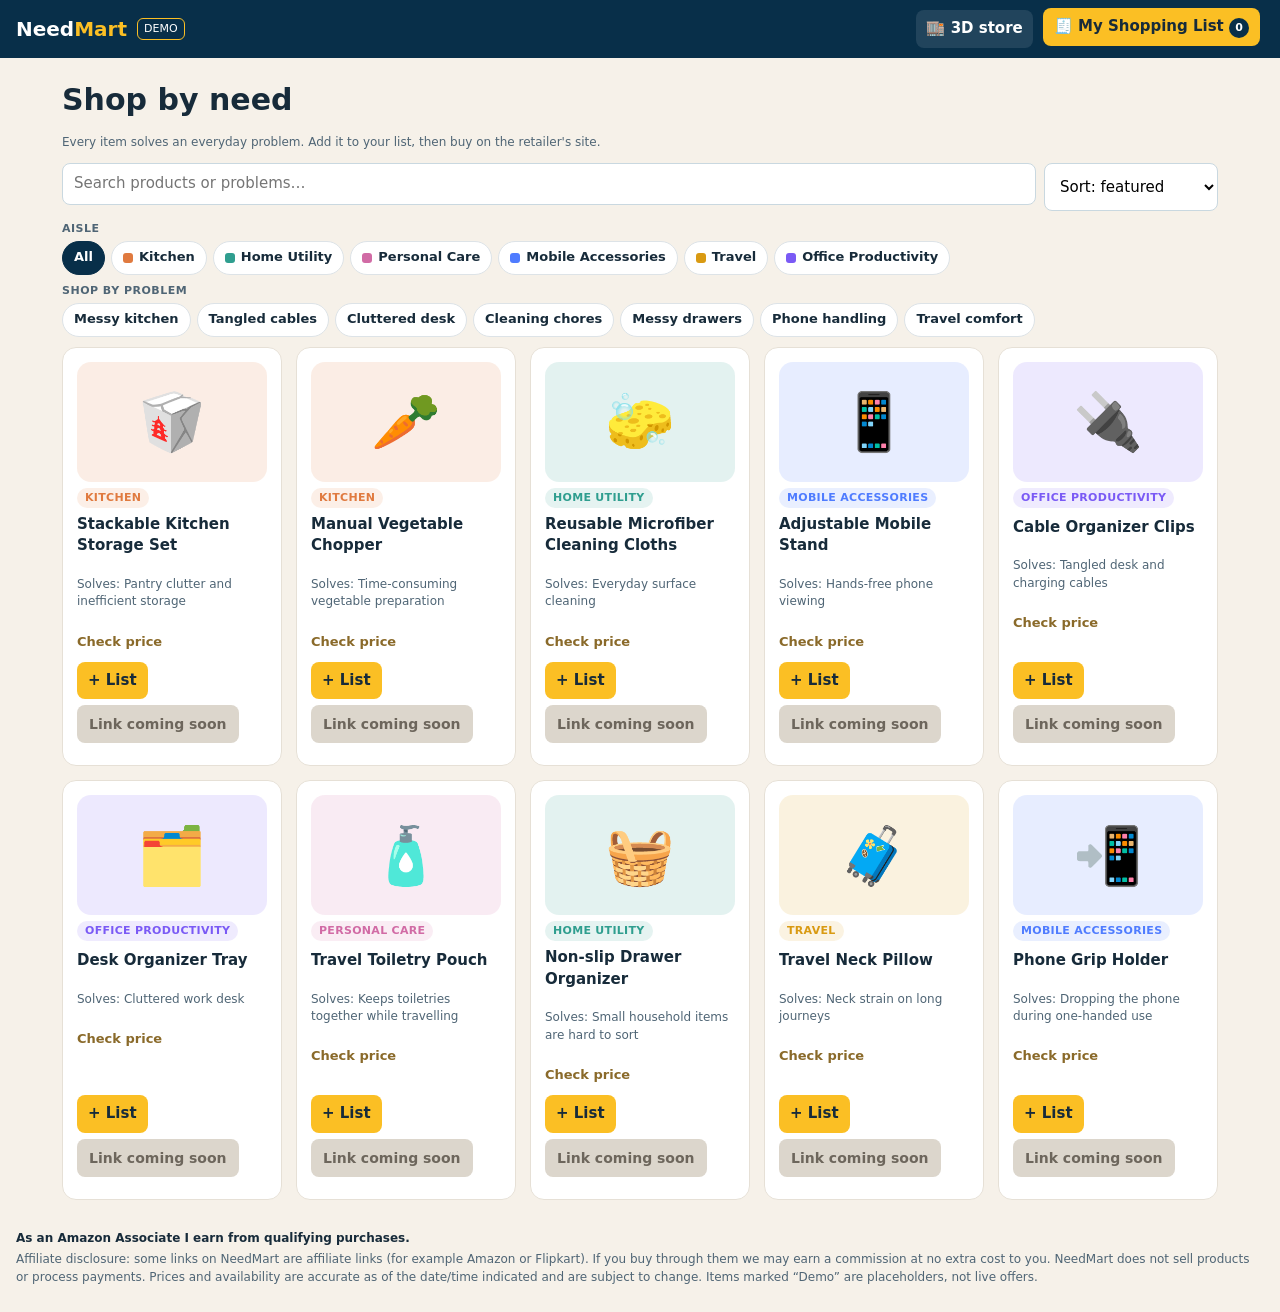
<file: products.html>
<!doctype html>
<html lang="en">
<head>
<meta charset="utf-8"><meta name="viewport" content="width=device-width,initial-scale=1,viewport-fit=cover">
<meta name="theme-color" content="#082f49">
<title>NeedMart — Product list</title>
<meta name="description" content="Everyday problem-solving products, organised by need. Buy on the retailer's site.">
<link rel="stylesheet" href="css/style.css">
</head>
<body class="listpage">
<header><a class="brand" href="index.html">Need<span>Mart</span></a><span class="badge">DEMO</span><a class="hdr-link" href="index.html">🏬 <span class="hide-sm">3D store</span></a><button id="listBtn" type="button">🧾 <span class="hide-sm">My Shopping List</span> <span class="count" id="listCount">0</span></button></header>
<main class="wrap">
  <h1>Shop by need</h1>
  <p class="muted">Every item solves an everyday problem. Add it to your list, then buy on the retailer's site.</p>
  <div class="tools"><input id="search" type="search" placeholder="Search products or problems…" aria-label="Search products">
    <select id="sort" aria-label="Sort"><option value="">Sort: featured</option><option value="price-asc">Price: low to high</option><option value="price-desc">Price: high to low</option><option value="name">Name A–Z</option></select></div>
  <div class="lbl">Aisle</div><div id="tabs" class="chips"></div>
  <div class="lbl">Shop by problem</div><div id="problems" class="chips"></div>
  <p id="sortNote" class="fine" hidden>Only verified, dated prices are sorted; items showing “Check price” are listed last.</p>
  <div id="grid" class="grid" aria-live="polite"><p class="muted">Loading products…</p></div>
</main>
<footer class="site-foot"><p><strong>As an Amazon Associate I earn from qualifying purchases.</strong></p>
<p>Affiliate disclosure: some links on NeedMart are affiliate links (for example Amazon or Flipkart). If you buy through them we may earn a commission at no extra cost to you. NeedMart does not sell products or process payments. Prices and availability are accurate as of the date/time indicated and are subject to change. Items marked “Demo” are placeholders, not live offers.</p></footer>
<div id="toast" class="toast" role="status" hidden></div>
<script type="module" src="js/listpage.js"></script>
</body>
</html>
</file>
<file: css/style.css>
*{box-sizing:border-box}[hidden]{display:none!important}
:root{--navy:#082f49;--gold:#fbbf24;--ink:#172b3a;--muted:#4f6575;--line:#e4ebef;--bg:#f6f1e9;--ease:cubic-bezier(.2,.8,.2,1)}
body{margin:0;font:15px/1.45 system-ui,-apple-system,"Segoe UI",Roboto,Arial,sans-serif;background:var(--bg);color:var(--ink)}
a{color:inherit}
header{position:sticky;top:0;z-index:20;min-height:58px;background:var(--navy);color:#fff;display:flex;align-items:center;gap:10px;padding:6px 16px;padding-top:max(6px,env(safe-area-inset-top))}
.brand{font-weight:800;font-size:20px;text-decoration:none;color:#fff}.brand span{color:var(--gold)}.badge{font-size:11px;border:1px solid var(--gold);border-radius:6px;padding:2px 6px;margin-right:auto}
.hdr-link{color:#fff;text-decoration:none;font-weight:700;padding:8px 10px;border-radius:8px;background:#ffffff1a}
.count{display:inline-grid;place-items:center;min-width:20px;height:20px;padding:0 5px;border-radius:99px;background:var(--navy);color:#fff;font-size:11px}
button,select,input[type=search]{font:inherit;border:0;border-radius:8px;padding:8px 11px}
button{font-weight:700;cursor:pointer;background:var(--gold);color:var(--ink);margin:0 4px 4px 0;transition:transform .12s,background .2s}
button:active{transform:scale(.97)}button:disabled{opacity:.55;cursor:wait}
button.secondary,.bar button,.bar select{background:#e4ecf1}
button.link{background:none;padding:2px 4px;color:#a23a2a;text-decoration:underline;font-weight:600;margin:0}
button.link.title{color:inherit;text-decoration:none;font-size:15px;text-align:left;padding:0}
button.wide{width:100%;margin-top:10px;padding:11px}
.bar button[aria-pressed=true]{background:var(--gold)}
:focus-visible{outline:3px solid #0369a1;outline-offset:2px}
main{display:grid;grid-template-columns:minmax(0,1fr) 340px;gap:12px;padding:12px;max-width:1500px;margin:auto}
.bar{display:flex;flex-wrap:wrap;align-items:center;gap:4px;margin-bottom:8px;font-size:13px}.bar button{margin:0}
.chips,.jump{display:flex;flex-wrap:wrap;gap:6px;margin:4px 0 8px}
.chip{display:inline-flex;align-items:center;gap:6px;background:#fff;border:1px solid #dde3e7;border-radius:99px;padding:6px 11px;font-size:13px;margin:0;white-space:nowrap;min-height:34px}
.chip.on{background:var(--navy);color:#fff;border-color:var(--navy)}
.dot{width:10px;height:10px;border-radius:3px;display:inline-block;flex:none}
.lbl{font-size:11px;font-weight:800;color:var(--muted);text-transform:uppercase;letter-spacing:.5px;margin-top:6px}
.stage{position:relative;height:min(75vh,720px);min-height:380px;border-radius:14px;overflow:hidden;background:#d8cfc2}
#scene{width:100%;height:100%;display:block;touch-action:none}
#map{position:absolute;top:8px;right:8px;border:2px solid var(--navy);border-radius:8px}
#walkHint{position:absolute;top:8px;left:8px;max-width:calc(100% - 180px);background:#082f49e6;color:#fff;padding:8px 10px;border-radius:8px;font-size:12px}
#joystick{position:absolute;left:16px;bottom:16px;width:112px;height:112px;border-radius:50%;background:#082f4988;border:2px solid #ffffff66;touch-action:none;display:grid;place-items:center}
#knob{width:48px;height:48px;border-radius:50%;background:var(--gold)}
#bubble{position:absolute;left:50%;bottom:16px;transform:translateX(-50%);width:min(440px,calc(100% - 150px));background:#fff;border-radius:14px;padding:10px 14px;box-shadow:0 10px 30px #0003;font-size:14px;animation:rise .35s var(--ease);z-index:3}
#bubble strong{display:block;color:#0e5a43}
#fade{position:absolute;inset:0;background:#0b1a24;opacity:0;pointer-events:none;transition:opacity .2s;z-index:4}#fade.on{opacity:1}
/* welcome / loading */
#welcome{position:fixed;inset:0;z-index:40;display:grid;place-items:center;background:radial-gradient(900px 500px at 50% 0%,#1d3a4a,#0b1a24);color:#fff;transition:opacity .5s var(--ease),visibility .5s;text-align:center}
#welcome.gone{opacity:0;visibility:hidden}
.wcard{width:min(480px,92%);padding:20px}.wcard h1{margin:0;font-size:clamp(28px,6vw,42px)}.wcard h1 span{color:var(--gold)}.wcard p{opacity:.85}
.logo{width:72px;height:72px;margin:0 auto 10px;border-radius:20px;background:var(--gold);display:grid;place-items:center;font-size:38px}
.track{height:6px;border-radius:9px;background:#ffffff26;overflow:hidden;margin:14px auto 6px;width:80%}#bar{display:block;height:100%;width:5%;background:linear-gradient(90deg,var(--gold),#ffe29a);transition:width .4s var(--ease)}
#loadText{font-size:12px;opacity:.75;margin-bottom:14px}
.wbtns{display:flex;gap:10px;justify-content:center;flex-wrap:wrap}.wbtns button{min-height:46px;min-width:150px;font-size:16px;margin:0}
a.ghost{display:inline-flex;align-items:center;min-height:46px;padding:0 16px;border-radius:8px;border:1px solid #ffffff55;color:#fff;text-decoration:none;font-weight:700}
#welcome .fine{color:#c9d3d9}
/* panel */
.panel{background:#fff;border-radius:14px;padding:16px;max-height:calc(100vh - 80px);overflow:auto;position:sticky;top:70px}
.panel h2{font-size:18px;margin:14px 0 8px}#search{width:100%;border:1px solid #c9d8e0;margin-bottom:6px}
.product{display:grid;grid-template-columns:52px 1fr;gap:10px;padding:10px 0;border-bottom:1px solid var(--line)}
.pic{width:52px;height:52px;border-radius:10px;background:#e8f1f5;display:grid;place-items:center;font-size:26px;overflow:hidden;flex:none}.pic img,.hero img{width:100%;height:100%;object-fit:contain;background:#fff}
.hero{width:86px;height:86px;border-radius:14px;display:grid;place-items:center;font-size:44px;overflow:hidden;flex:none}
.product h3{font-size:13px;margin:0}.muted{color:var(--muted);font-size:12px}
.price{font-weight:800;color:#0e5a43;margin:4px 0;font-size:13px}.price.unverified{color:#8a6a2a;font-weight:700}
.fine{font-size:11px;color:var(--muted)}.note{background:#fff7e6;border:1px solid #f3dfb0;border-radius:10px;padding:8px 10px;font-size:12.5px;color:#5d4a20}
#detail{background:#f5f8fa;border-radius:12px;padding:12px;margin-bottom:8px}#detail.pop{animation:rise .3s var(--ease)}
.detail-head{display:flex;gap:12px;align-items:center}.detail-head h3{margin:0 0 6px;font-size:16px}
.tags{display:flex;gap:6px;flex-wrap:wrap}.tag{font-size:11px;font-weight:800;padding:2px 8px;border-radius:99px;background:#efe7da;color:#6b5a3e;text-transform:uppercase;letter-spacing:.3px}.tag.ok{background:#d8f1e4;color:#17603b}
.benefits{margin:4px 0 8px;padding-left:18px;font-size:14px}
.actions{display:flex;flex-wrap:wrap;gap:6px;align-items:center;margin:8px 0}.actions button{margin:0}
.buy{display:inline-flex;align-items:center;justify-content:center;padding:8px 12px;border-radius:8px;background:var(--navy);color:#fff;font-weight:800;text-decoration:none;font-size:14px;min-height:38px}
.buy.off{background:#dcd6cc;color:#6d665c;cursor:not-allowed}.buy.alt{background:#e4ecf1;color:var(--ink)}
.listline{display:flex;gap:10px;padding:10px 0;border-bottom:1px solid var(--line);align-items:flex-start}.grow{flex:1;min-width:0}
.row{display:flex;flex-wrap:wrap;align-items:center;gap:8px;margin-top:4px}
.qty{display:inline-flex;align-items:center;gap:6px}.qty button{margin:0;padding:4px 11px}
.toast{position:fixed;left:50%;bottom:22px;transform:translateX(-50%);background:var(--navy);color:#fff;padding:10px 16px;border-radius:99px;z-index:60;max-width:90vw;text-align:center;font-weight:600}
.toast.show{animation:rise .3s var(--ease)}
dialog.sheet{border:0;border-radius:18px;padding:0;width:min(520px,94vw);max-height:86vh;box-shadow:0 20px 60px #0005}
dialog.sheet[open]{animation:rise .3s var(--ease)}dialog.sheet::backdrop{background:#0b1a2466}
.sheet-head{display:flex;justify-content:space-between;align-items:center;padding:14px 16px 0}.sheet-head h2{margin:0;font-size:18px}
dialog .note{margin:10px 16px}.sheet-body{padding:6px 16px 16px;overflow:auto}
@keyframes rise{from{opacity:0;transform:translateY(8px)}}
#bubble{animation-name:bubble}@keyframes bubble{from{opacity:0;transform:translate(-50%,8px)}}
.site-foot{max-width:1500px;margin:auto;padding:14px 16px 22px;color:var(--muted);font-size:12px}.site-foot p{margin:4px 0}.site-foot strong{color:var(--ink)}
/* products.html */
.wrap{display:block;max-width:1180px}.wrap h1{margin:8px 0 4px;font-size:clamp(22px,4vw,30px)}
.tools{display:flex;gap:8px;flex-wrap:wrap;margin:10px 0}.tools input{flex:1;min-width:200px;border:1px solid #c9d8e0;min-height:42px}.tools select{border:1px solid #c9d8e0;background:#fff;min-height:42px}
.grid{display:grid;grid-template-columns:repeat(auto-fill,minmax(220px,1fr));gap:14px;margin-top:10px}
.card{background:#fff;border-radius:14px;border:1px solid #e6e0d6;padding:14px;display:flex;flex-direction:column;gap:6px;animation:rise .35s var(--ease) both;transition:box-shadow .2s,transform .2s}
.card:hover{box-shadow:0 10px 30px #0b1a2422;transform:translateY(-2px)}.card h3{margin:0}.card .actions{margin-top:auto}
.cardpic{background:none;padding:0;margin:0;width:100%}.card .hero{width:100%;height:120px;font-size:56px}
.card .tag{align-self:flex-start}
@media(max-width:900px){main{grid-template-columns:minmax(0,1fr)}.stage-col{min-width:0}.panel{max-height:none;position:static}.stage{height:62vh}#map{width:100px}
 .jump{flex-wrap:nowrap;overflow-x:auto;scrollbar-width:none;padding-bottom:2px}.jump::-webkit-scrollbar{display:none}
 .bar{flex-wrap:nowrap;overflow-x:auto;scrollbar-width:none}.bar::-webkit-scrollbar{display:none}.bar>*{flex:none}
 #bubble{left:auto;right:8px;transform:none;width:calc(100% - 150px);bottom:12px}@keyframes bubble{from{opacity:0}}
 #walkHint{display:none}}
@media(max-width:560px){.hide-sm{display:none}header{gap:6px;padding-left:10px;padding-right:10px}.brand{font-size:18px}main{padding:8px}.stage{height:58vh;border-radius:10px}}
@media(prefers-reduced-motion:reduce){*{animation:none!important;transition:none!important}}
</file>
